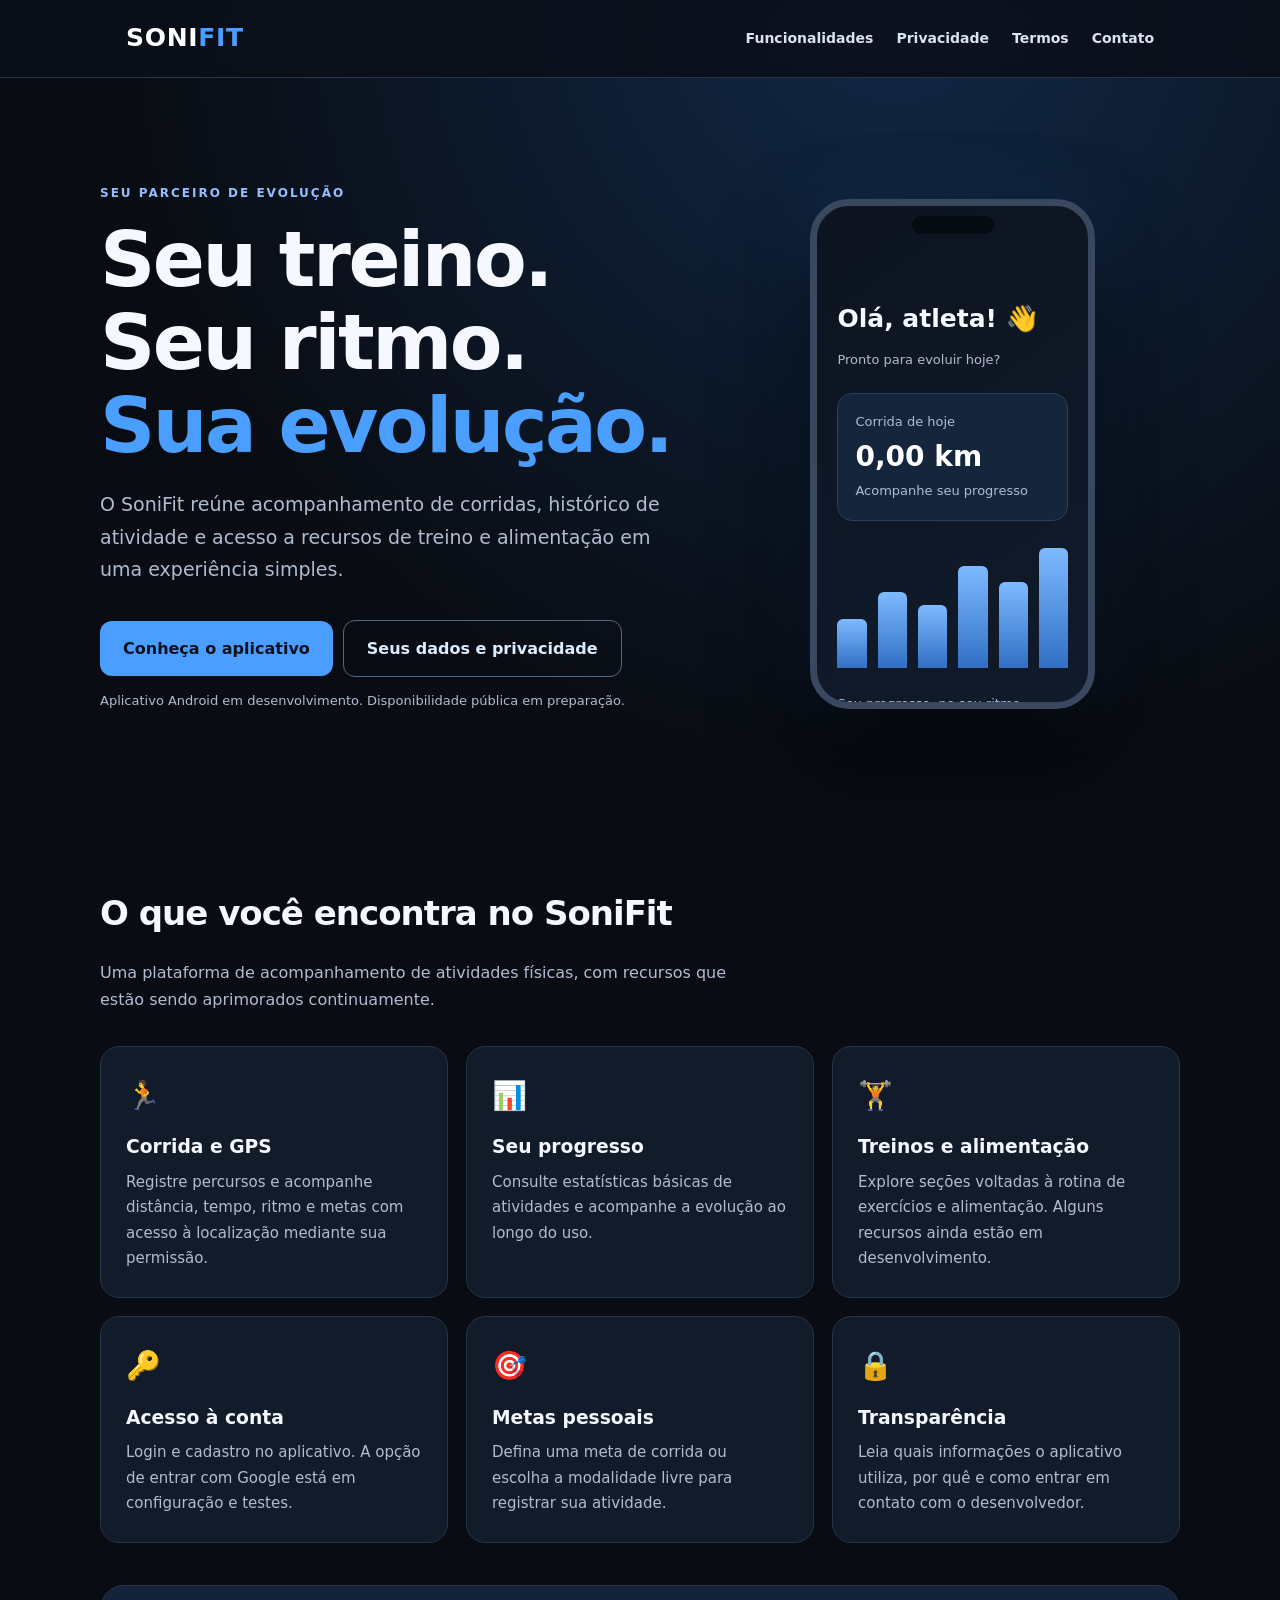
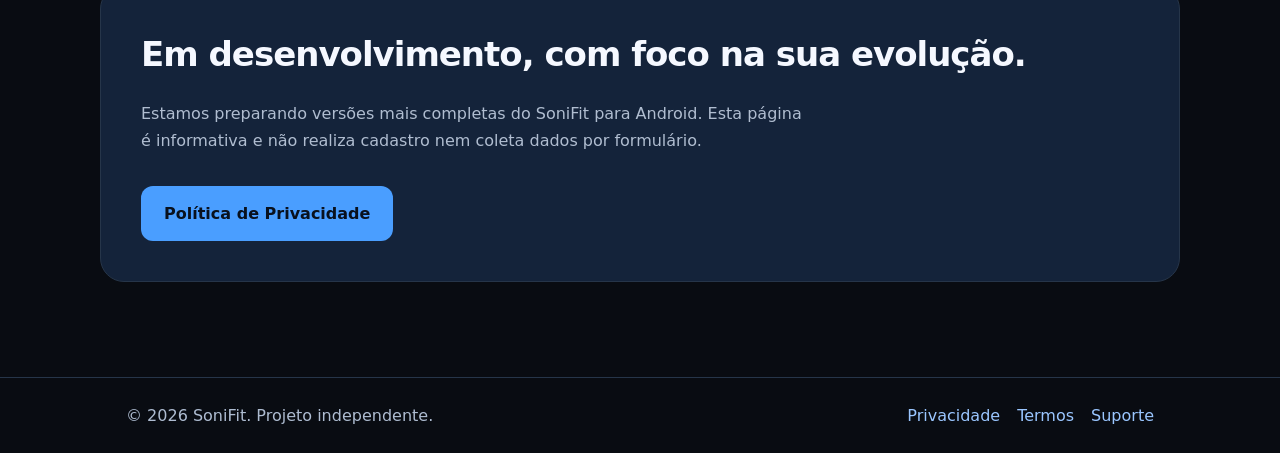
<file: index.html>
<!doctype html><html lang="pt-BR"><head><meta charset="utf-8"><meta name="viewport" content="width=device-width,initial-scale=1"><meta name="description" content="SoniFit: acompanhe treinos, corridas e sua evolução em um só aplicativo."><meta name="theme-color" content="#0A0B0E"><title>SoniFit | Seu treino. Seu ritmo. Sua evolução.</title><link rel="stylesheet" href="style.css"></head><body><header class="top"><div class="wrap"><a class="brand" href="./">SONI<span>FIT</span></a><nav aria-label="Navegação principal"><a href="#funcionalidades">Funcionalidades</a><a href="privacidade.html">Privacidade</a><a href="termos.html">Termos</a><a href="mailto:vrjogos1@gmail.com">Contato</a></nav></div></header><main><section class="wrap hero"><div><div class="eyebrow">Seu parceiro de evolução</div><h1>Seu treino.<br>Seu ritmo.<br><em>Sua evolução.</em></h1><p class="lead">O SoniFit reúne acompanhamento de corridas, histórico de atividade e acesso a recursos de treino e alimentação em uma experiência simples.</p><a class="btn" href="#funcionalidades">Conheça o aplicativo</a><a class="btn secondary" href="privacidade.html">Seus dados e privacidade</a><p class="small">Aplicativo Android em desenvolvimento. Disponibilidade pública em preparação.</p></div><div class="phone" aria-label="Representação ilustrativa da interface do aplicativo"><div class="screen-title">Olá, atleta! 👋</div><div class="small">Pronto para evoluir hoje?</div><div class="stat"><div class="small">Corrida de hoje</div><b>0,00 km</b><div class="small">Acompanhe seu progresso</div></div><div class="bars"><i style="--h:40%"></i><i style="--h:62%"></i><i style="--h:51%"></i><i style="--h:83%"></i><i style="--h:70%"></i><i style="--h:98%"></i></div><div class="small">Seu progresso, no seu ritmo.</div></div></section><section class="wrap section" id="funcionalidades"><h2>O que você encontra no SoniFit</h2><p class="section-intro">Uma plataforma de acompanhamento de atividades físicas, com recursos que estão sendo aprimorados continuamente.</p><div class="cards"><article class="card"><div class="symbol">🏃</div><h3>Corrida e GPS</h3><p>Registre percursos e acompanhe distância, tempo, ritmo e metas com acesso à localização mediante sua permissão.</p></article><article class="card"><div class="symbol">📊</div><h3>Seu progresso</h3><p>Consulte estatísticas básicas de atividades e acompanhe a evolução ao longo do uso.</p></article><article class="card"><div class="symbol">🏋️</div><h3>Treinos e alimentação</h3><p>Explore seções voltadas à rotina de exercícios e alimentação. Alguns recursos ainda estão em desenvolvimento.</p></article><article class="card"><div class="symbol">🔑</div><h3>Acesso à conta</h3><p>Login e cadastro no aplicativo. A opção de entrar com Google está em configuração e testes.</p></article><article class="card"><div class="symbol">🎯</div><h3>Metas pessoais</h3><p>Defina uma meta de corrida ou escolha a modalidade livre para registrar sua atividade.</p></article><article class="card"><div class="symbol">🔒</div><h3>Transparência</h3><p>Leia quais informações o aplicativo utiliza, por quê e como entrar em contato com o desenvolvedor.</p></article></div><div class="cta"><h2>Em desenvolvimento, com foco na sua evolução.</h2><p class="section-intro">Estamos preparando versões mais completas do SoniFit para Android. Esta página é informativa e não realiza cadastro nem coleta dados por formulário.</p><a class="btn" href="privacidade.html">Política de Privacidade</a></div></section></main><footer><div class="wrap"><div>© 2026 SoniFit. Projeto independente.</div><div><a href="privacidade.html">Privacidade</a><a href="termos.html">Termos</a><a href="mailto:vrjogos1@gmail.com">Suporte</a></div></div></footer></body></html>
</file>
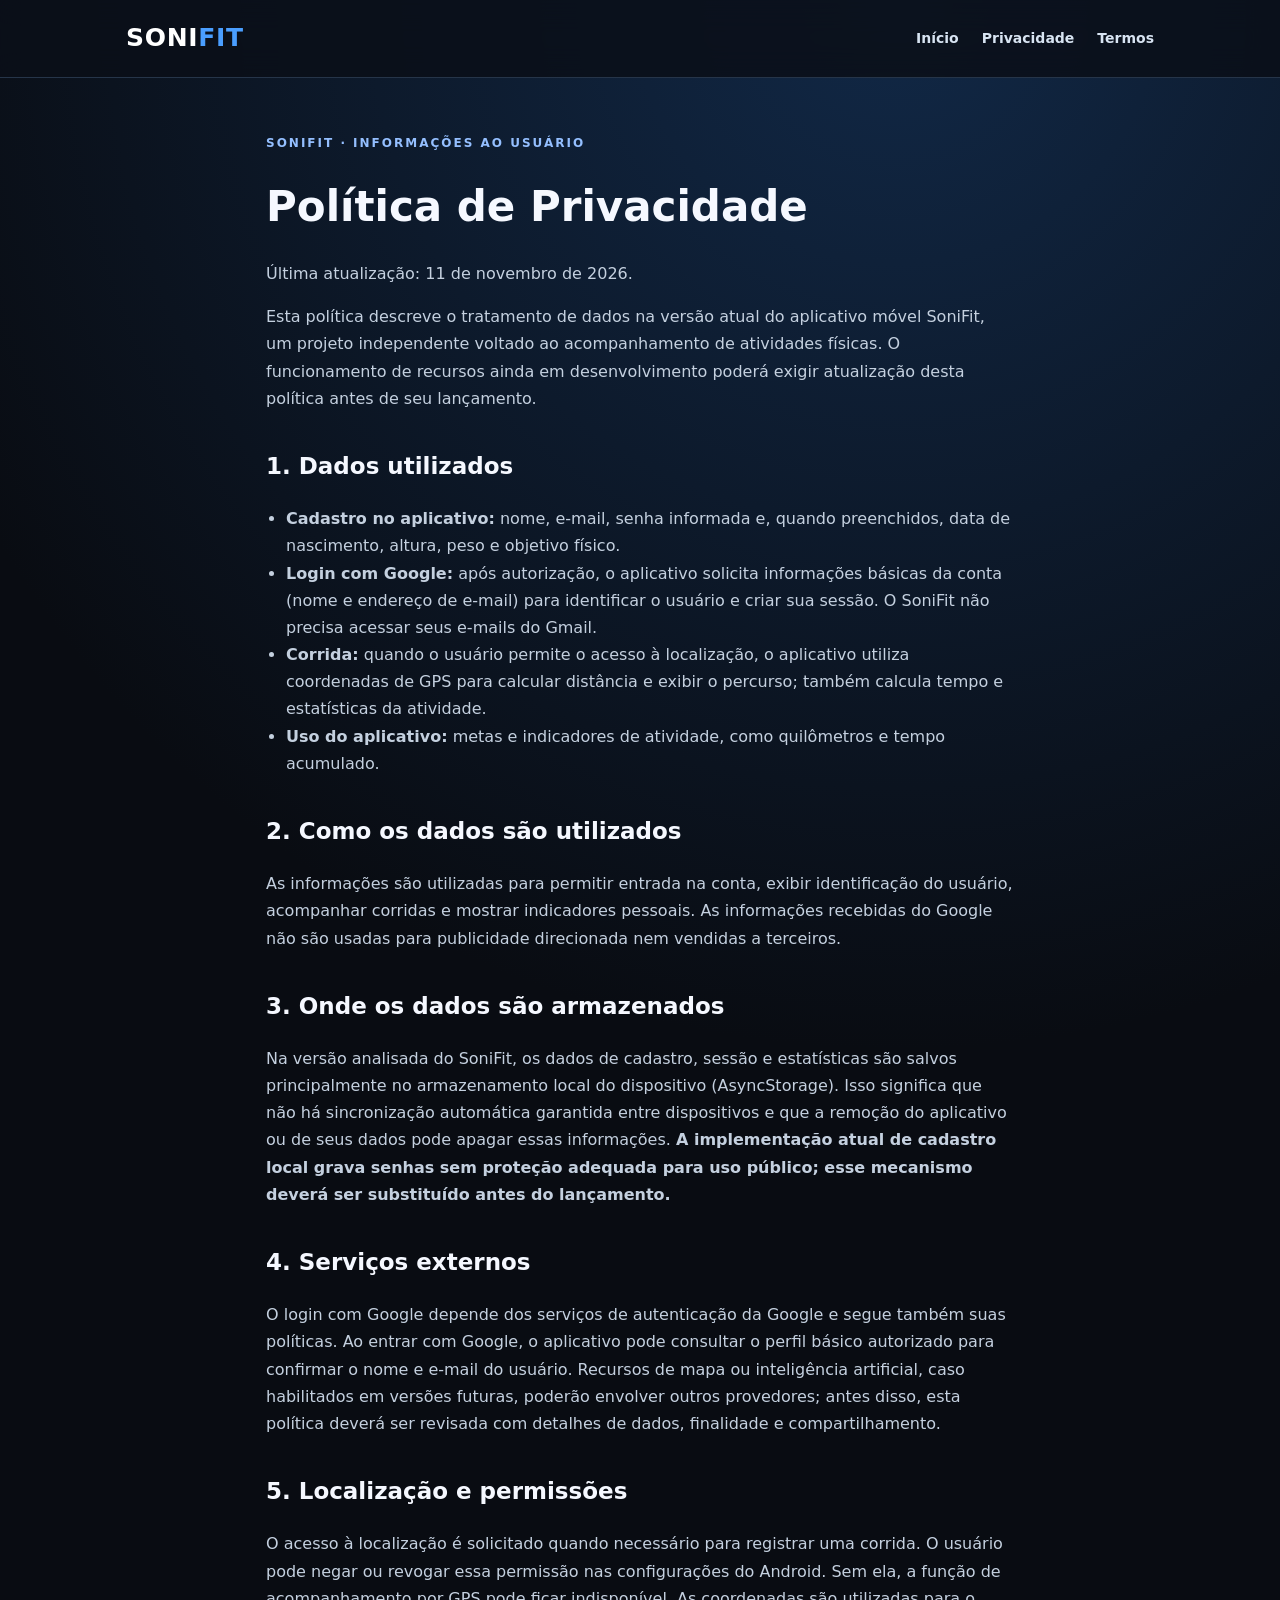
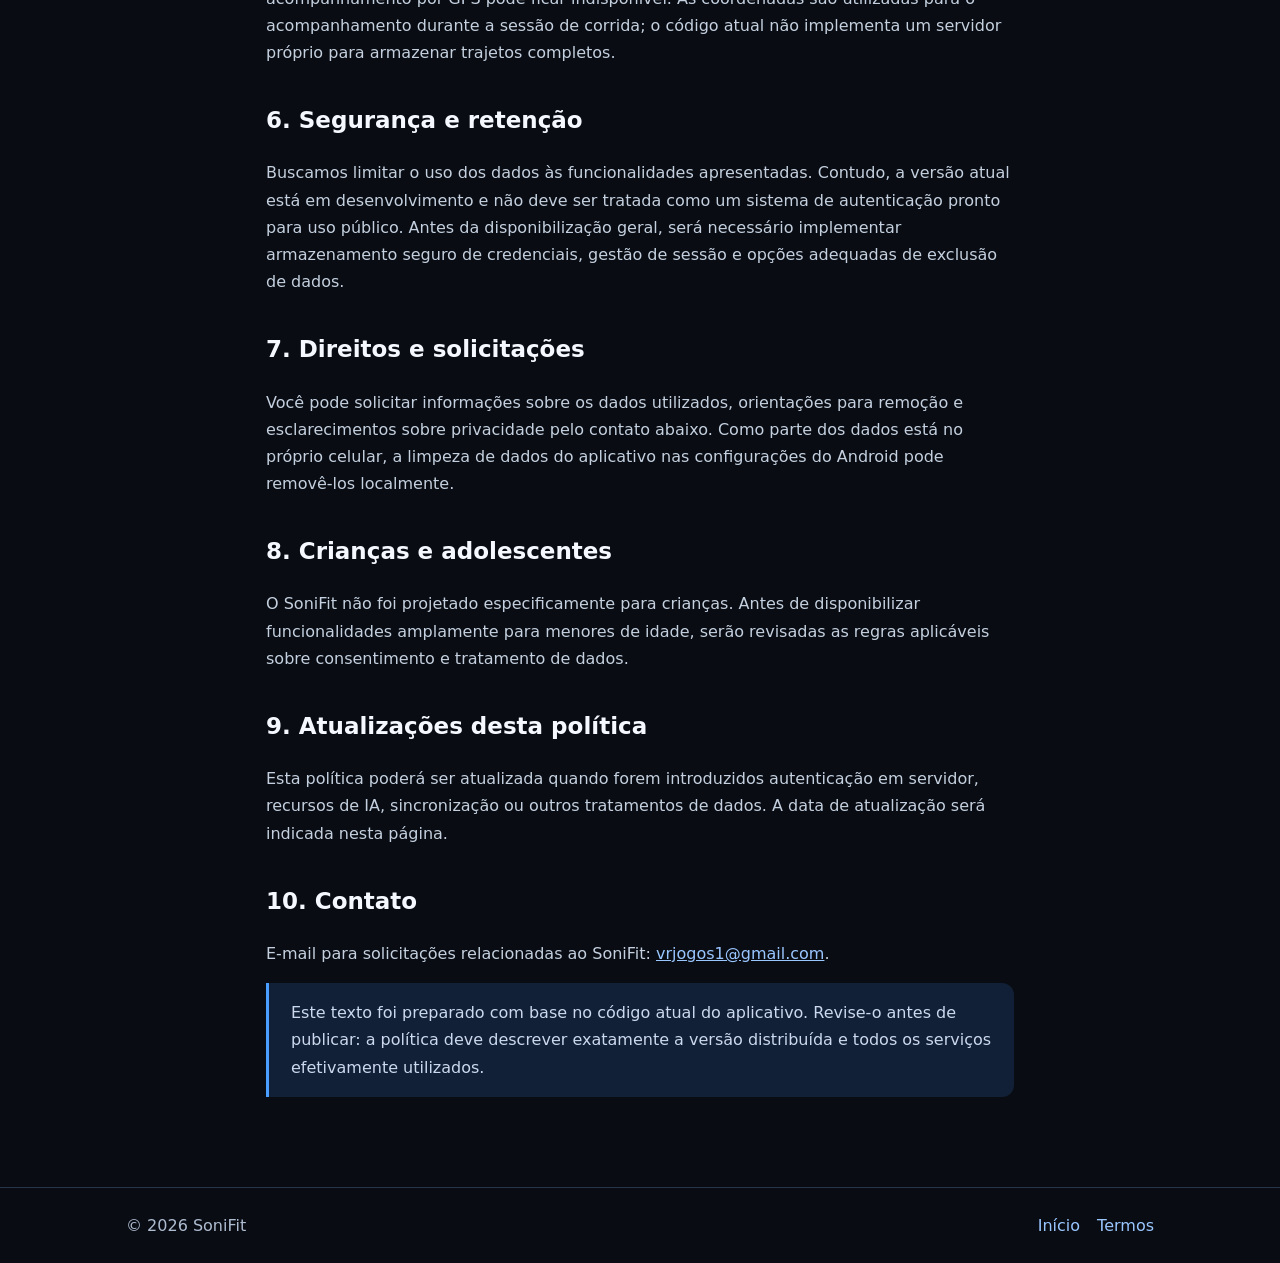
<file: privacidade.html>
<!doctype html><html lang="pt-BR"><head><meta charset="utf-8"><meta name="viewport" content="width=device-width,initial-scale=1"><meta name="theme-color" content="#0A0B0E"><title>Política de Privacidade | SoniFit</title><link rel="stylesheet" href="style.css"></head><body><header class="top"><div class="wrap"><a class="brand" href="./">SONI<span>FIT</span></a><nav><a href="./">Início</a><a href="privacidade.html">Privacidade</a><a href="termos.html">Termos</a></nav></div></header><main class="wrap text-page"><div class="eyebrow">SoniFit · Informações ao usuário</div><h1>Política de Privacidade</h1><p class="muted">Última atualização: 11 de novembro de 2026.</p><p>Esta política descreve o tratamento de dados na versão atual do aplicativo móvel SoniFit, um projeto independente voltado ao acompanhamento de atividades físicas. O funcionamento de recursos ainda em desenvolvimento poderá exigir atualização desta política antes de seu lançamento.</p><h2>1. Dados utilizados</h2><ul><li><strong>Cadastro no aplicativo:</strong> nome, e-mail, senha informada e, quando preenchidos, data de nascimento, altura, peso e objetivo físico.</li><li><strong>Login com Google:</strong> após autorização, o aplicativo solicita informações básicas da conta (nome e endereço de e-mail) para identificar o usuário e criar sua sessão. O SoniFit não precisa acessar seus e-mails do Gmail.</li><li><strong>Corrida:</strong> quando o usuário permite o acesso à localização, o aplicativo utiliza coordenadas de GPS para calcular distância e exibir o percurso; também calcula tempo e estatísticas da atividade.</li><li><strong>Uso do aplicativo:</strong> metas e indicadores de atividade, como quilômetros e tempo acumulado.</li></ul><h2>2. Como os dados são utilizados</h2><p>As informações são utilizadas para permitir entrada na conta, exibir identificação do usuário, acompanhar corridas e mostrar indicadores pessoais. As informações recebidas do Google não são usadas para publicidade direcionada nem vendidas a terceiros.</p><h2>3. Onde os dados são armazenados</h2><p>Na versão analisada do SoniFit, os dados de cadastro, sessão e estatísticas são salvos principalmente no armazenamento local do dispositivo (AsyncStorage). Isso significa que não há sincronização automática garantida entre dispositivos e que a remoção do aplicativo ou de seus dados pode apagar essas informações. <strong>A implementação atual de cadastro local grava senhas sem proteção adequada para uso público; esse mecanismo deverá ser substituído antes do lançamento.</strong></p><h2>4. Serviços externos</h2><p>O login com Google depende dos serviços de autenticação da Google e segue também suas políticas. Ao entrar com Google, o aplicativo pode consultar o perfil básico autorizado para confirmar o nome e e-mail do usuário. Recursos de mapa ou inteligência artificial, caso habilitados em versões futuras, poderão envolver outros provedores; antes disso, esta política deverá ser revisada com detalhes de dados, finalidade e compartilhamento.</p><h2>5. Localização e permissões</h2><p>O acesso à localização é solicitado quando necessário para registrar uma corrida. O usuário pode negar ou revogar essa permissão nas configurações do Android. Sem ela, a função de acompanhamento por GPS pode ficar indisponível. As coordenadas são utilizadas para o acompanhamento durante a sessão de corrida; o código atual não implementa um servidor próprio para armazenar trajetos completos.</p><h2>6. Segurança e retenção</h2><p>Buscamos limitar o uso dos dados às funcionalidades apresentadas. Contudo, a versão atual está em desenvolvimento e não deve ser tratada como um sistema de autenticação pronto para uso público. Antes da disponibilização geral, será necessário implementar armazenamento seguro de credenciais, gestão de sessão e opções adequadas de exclusão de dados.</p><h2>7. Direitos e solicitações</h2><p>Você pode solicitar informações sobre os dados utilizados, orientações para remoção e esclarecimentos sobre privacidade pelo contato abaixo. Como parte dos dados está no próprio celular, a limpeza de dados do aplicativo nas configurações do Android pode removê-los localmente.</p><h2>8. Crianças e adolescentes</h2><p>O SoniFit não foi projetado especificamente para crianças. Antes de disponibilizar funcionalidades amplamente para menores de idade, serão revisadas as regras aplicáveis sobre consentimento e tratamento de dados.</p><h2>9. Atualizações desta política</h2><p>Esta política poderá ser atualizada quando forem introduzidos autenticação em servidor, recursos de IA, sincronização ou outros tratamentos de dados. A data de atualização será indicada nesta página.</p><h2>10. Contato</h2><p>E-mail para solicitações relacionadas ao SoniFit: <a href="mailto:vrjogos1@gmail.com">vrjogos1@gmail.com</a>.</p><div class="notice">Este texto foi preparado com base no código atual do aplicativo. Revise-o antes de publicar: a política deve descrever exatamente a versão distribuída e todos os serviços efetivamente utilizados.</div></main><footer><div class="wrap"><div>© 2026 SoniFit</div><div><a href="./">Início</a><a href="termos.html">Termos</a></div></div></footer></body></html>
</file>
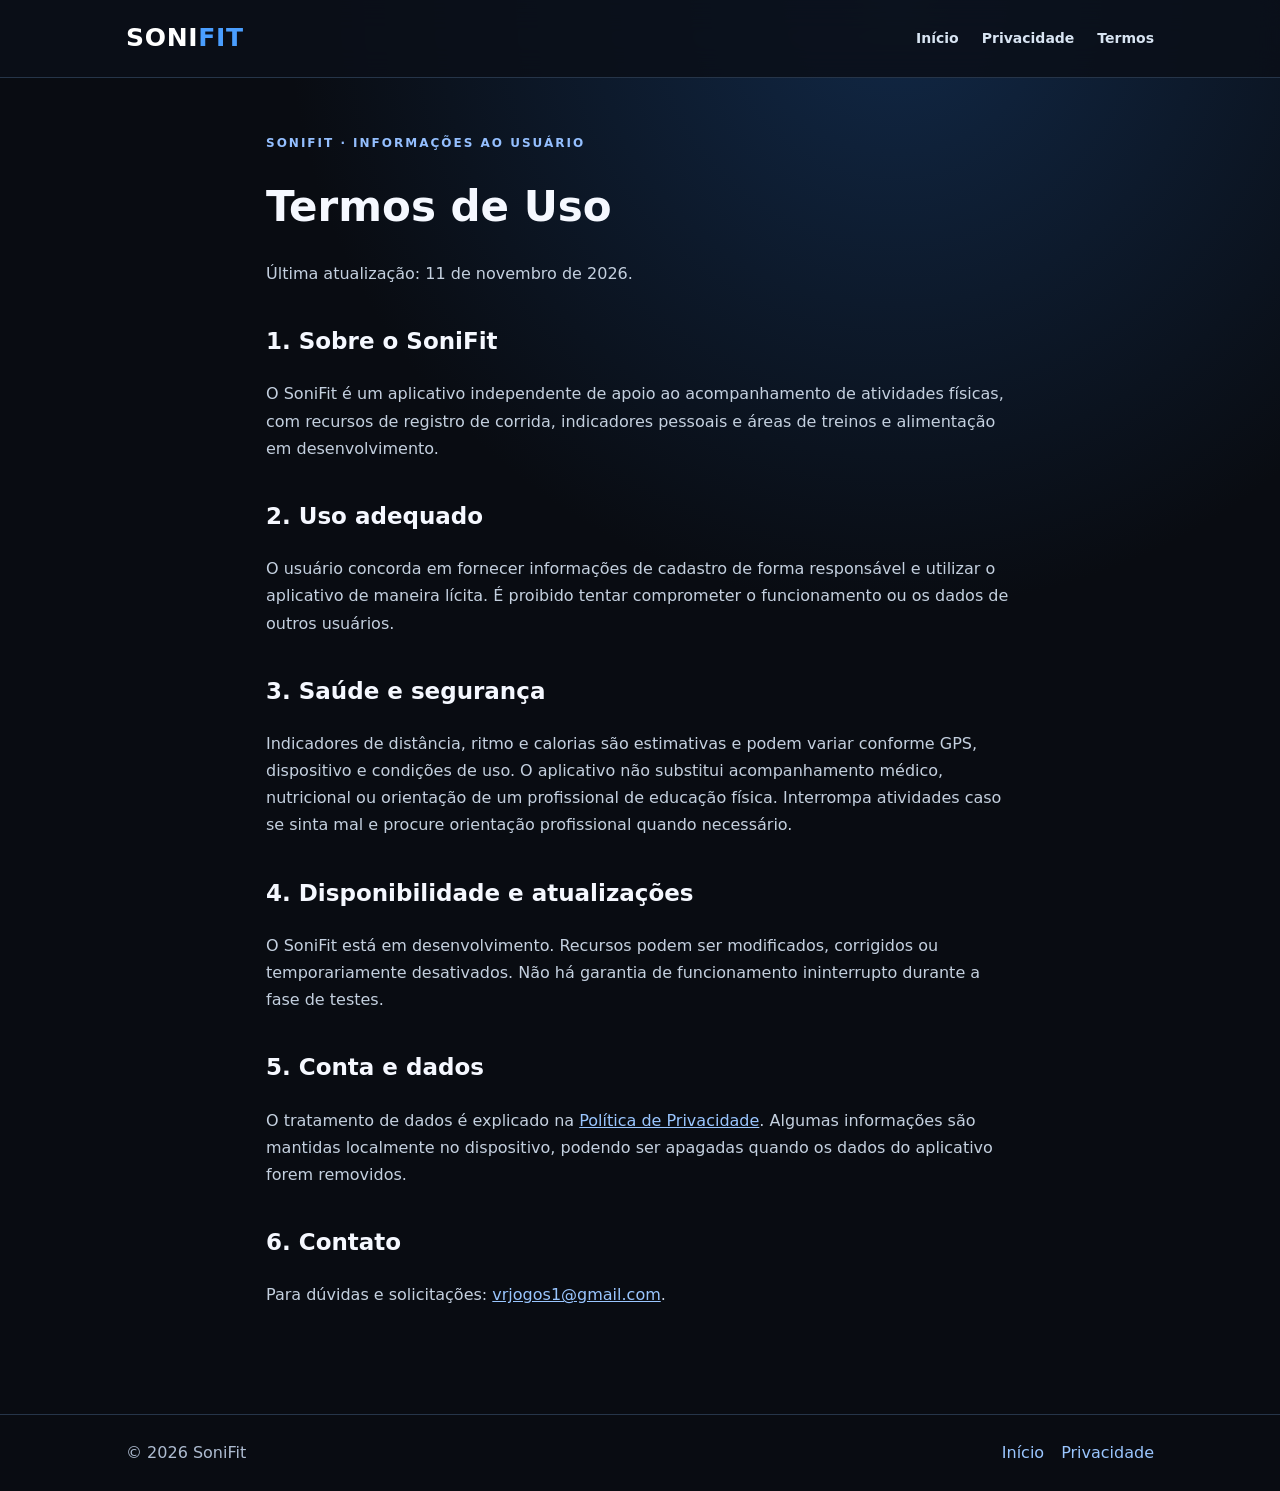
<file: termos.html>
<!doctype html><html lang="pt-BR"><head><meta charset="utf-8"><meta name="viewport" content="width=device-width,initial-scale=1"><meta name="theme-color" content="#0A0B0E"><title>Termos de Uso | SoniFit</title><link rel="stylesheet" href="style.css"></head><body><header class="top"><div class="wrap"><a class="brand" href="./">SONI<span>FIT</span></a><nav><a href="./">Início</a><a href="privacidade.html">Privacidade</a><a href="termos.html">Termos</a></nav></div></header><main class="wrap text-page"><div class="eyebrow">SoniFit · Informações ao usuário</div><h1>Termos de Uso</h1><p class="muted">Última atualização: 11 de novembro de 2026.</p><h2>1. Sobre o SoniFit</h2><p>O SoniFit é um aplicativo independente de apoio ao acompanhamento de atividades físicas, com recursos de registro de corrida, indicadores pessoais e áreas de treinos e alimentação em desenvolvimento.</p><h2>2. Uso adequado</h2><p>O usuário concorda em fornecer informações de cadastro de forma responsável e utilizar o aplicativo de maneira lícita. É proibido tentar comprometer o funcionamento ou os dados de outros usuários.</p><h2>3. Saúde e segurança</h2><p>Indicadores de distância, ritmo e calorias são estimativas e podem variar conforme GPS, dispositivo e condições de uso. O aplicativo não substitui acompanhamento médico, nutricional ou orientação de um profissional de educação física. Interrompa atividades caso se sinta mal e procure orientação profissional quando necessário.</p><h2>4. Disponibilidade e atualizações</h2><p>O SoniFit está em desenvolvimento. Recursos podem ser modificados, corrigidos ou temporariamente desativados. Não há garantia de funcionamento ininterrupto durante a fase de testes.</p><h2>5. Conta e dados</h2><p>O tratamento de dados é explicado na <a href="privacidade.html">Política de Privacidade</a>. Algumas informações são mantidas localmente no dispositivo, podendo ser apagadas quando os dados do aplicativo forem removidos.</p><h2>6. Contato</h2><p>Para dúvidas e solicitações: <a href="mailto:vrjogos1@gmail.com">vrjogos1@gmail.com</a>.</p></main><footer><div class="wrap"><div>© 2026 SoniFit</div><div><a href="./">Início</a><a href="privacidade.html">Privacidade</a></div></div></footer></body></html>
</file>
<file: style.css>
:root{color-scheme:dark;--bg:#090c12;--panel:#141b28;--border:#263549;--blue:#4a9eff;--text:#f5f8ff;--muted:#b0bdd0}*{box-sizing:border-box}html{scroll-behavior:smooth}body{margin:0;background:radial-gradient(circle at 70% 0%,#112846 0%,transparent 35%),var(--bg);font:16px/1.7 system-ui,-apple-system,'Segoe UI',sans-serif;color:var(--text)}a{color:#9ac6ff}a:hover{color:#fff}.wrap{max-width:1080px;padding:0 26px;margin:auto}.top{border-bottom:1px solid var(--border);background:#0b1019de;position:sticky;top:0;backdrop-filter:blur(15px);z-index:5}.top .wrap{display:flex;align-items:center;justify-content:space-between;min-height:77px;gap:20px}.brand{font-weight:900;color:#fff;text-decoration:none;letter-spacing:.7px;font-size:25px}.brand span{color:var(--blue)}nav{display:flex;gap:23px;align-items:center;flex-wrap:wrap}nav a{color:#d8e4f2;text-decoration:none;font-size:14px;font-weight:600}.hero{display:grid;grid-template-columns:1.12fr .88fr;gap:48px;align-items:center;padding:105px 0 100px}.eyebrow{color:#94bfff;text-transform:uppercase;letter-spacing:2px;font-size:12px;font-weight:800}.hero h1{font-size:clamp(42px,6vw,77px);line-height:1.08;margin:16px 0 20px;letter-spacing:-2.5px}.hero h1 em{font-style:normal;color:var(--blue)}.lead{color:var(--muted);font-size:19px;max-width:580px}.btn{display:inline-block;background:var(--blue);color:#09111e;text-decoration:none;padding:14px 23px;border-radius:12px;font-weight:800;margin-top:16px}.btn.secondary{background:transparent;color:#dcecff;border:1px solid #526987;margin-left:10px}.phone{margin:auto;width:min(100%,285px);height:510px;border-radius:39px;border:7px solid #39475f;background:linear-gradient(145deg,#0d1420,#101b2b);box-shadow:0 40px 90px #000b,0 0 65px #2862af38;padding:27px 20px;position:relative;overflow:hidden}.phone:before{content:'';position:absolute;top:10px;left:35%;width:30%;height:18px;border-radius:20px;background:#060b12}.screen-title{font-size:25px;font-weight:800;margin:65px 0 8px}.small{color:var(--muted);font-size:13px}.stat{border:1px solid #2a3f59;border-radius:15px;background:#15263c;padding:17px;margin-top:22px}.stat b{color:#fff;font-size:28px;display:block}.bars{display:flex;align-items:end;height:122px;gap:11px;margin:25px 0}.bars i{flex:1;border-radius:6px 6px 0 0;background:linear-gradient(#7ebaff,#316fc5);height:var(--h)}.section{padding:60px 0 95px}.section h2{font-size:34px;margin:0 0 12px;letter-spacing:-1px}.section-intro{color:var(--muted);max-width:670px}.cards{display:grid;grid-template-columns:repeat(3,1fr);gap:18px;margin-top:32px}.card{background:#121b2a;border:1px solid var(--border);border-radius:19px;padding:25px}.card .symbol{font-size:28px}.card h3{margin:12px 0 7px}.card p{color:var(--muted);font-size:15px;margin:0}.notice{border-left:3px solid var(--blue);padding:16px 22px;background:#122037;border-radius:0 12px 12px 0;color:#cbd8ed}.text-page{max-width:800px;padding-top:55px;padding-bottom:90px}.text-page h1{font-size:42px;line-height:1.2}.text-page h2{font-size:23px;margin-top:35px}.text-page p,.text-page li{color:#c4d0df}.text-page ul{padding-left:20px}.muted{color:var(--muted)}footer{border-top:1px solid var(--border);padding:24px 0;color:#aebcd1}footer .wrap{display:flex;justify-content:space-between;gap:15px;flex-wrap:wrap}footer a{margin-left:17px;text-decoration:none}.cta{background:#14233a;border:1px solid var(--border);border-radius:24px;padding:40px;margin-top:42px}@media(max-width:760px){.hero{grid-template-columns:1fr;padding:62px 0}.hero h1{letter-spacing:-1px}.cards{grid-template-columns:1fr}.top .wrap{flex-direction:column;align-items:flex-start;padding-top:15px;padding-bottom:15px}.phone{height:415px}.btn.secondary{margin-left:0;margin-top:9px}footer a{margin-left:0;margin-right:16px}}
</file>
